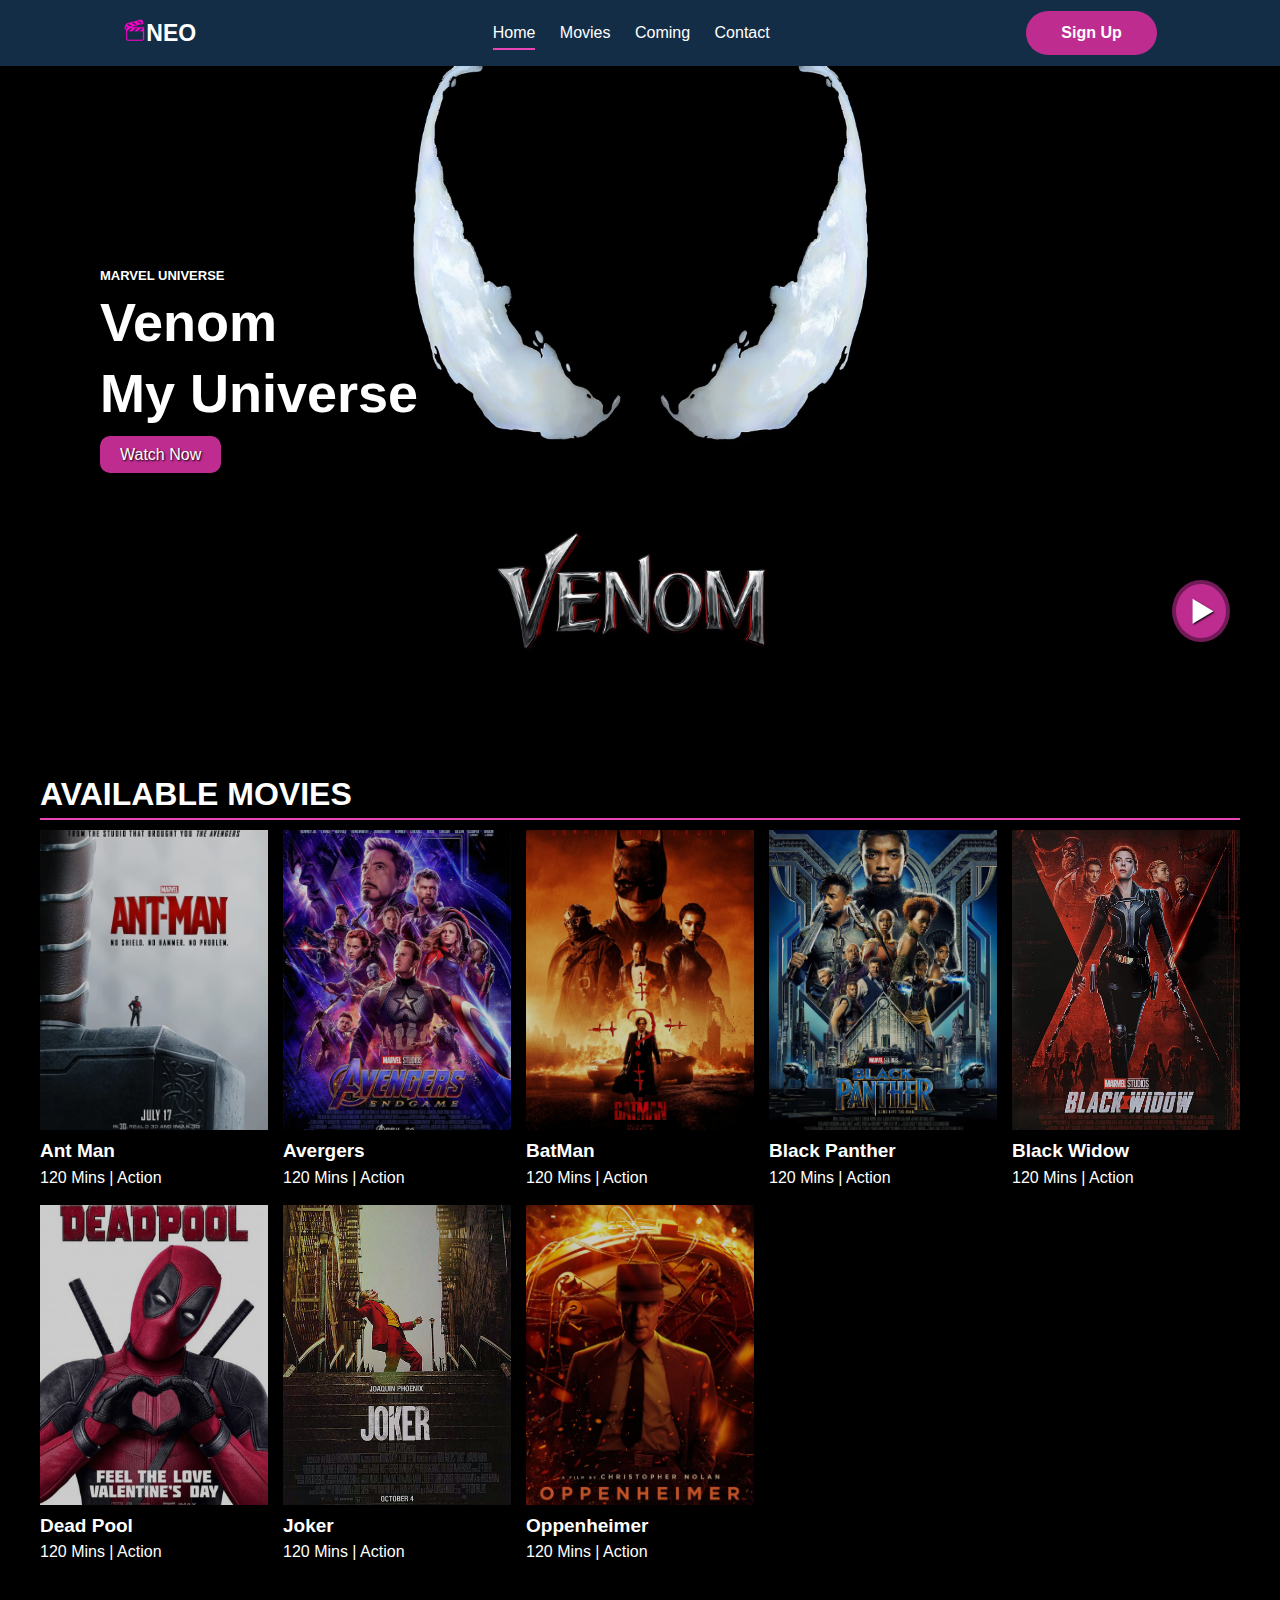
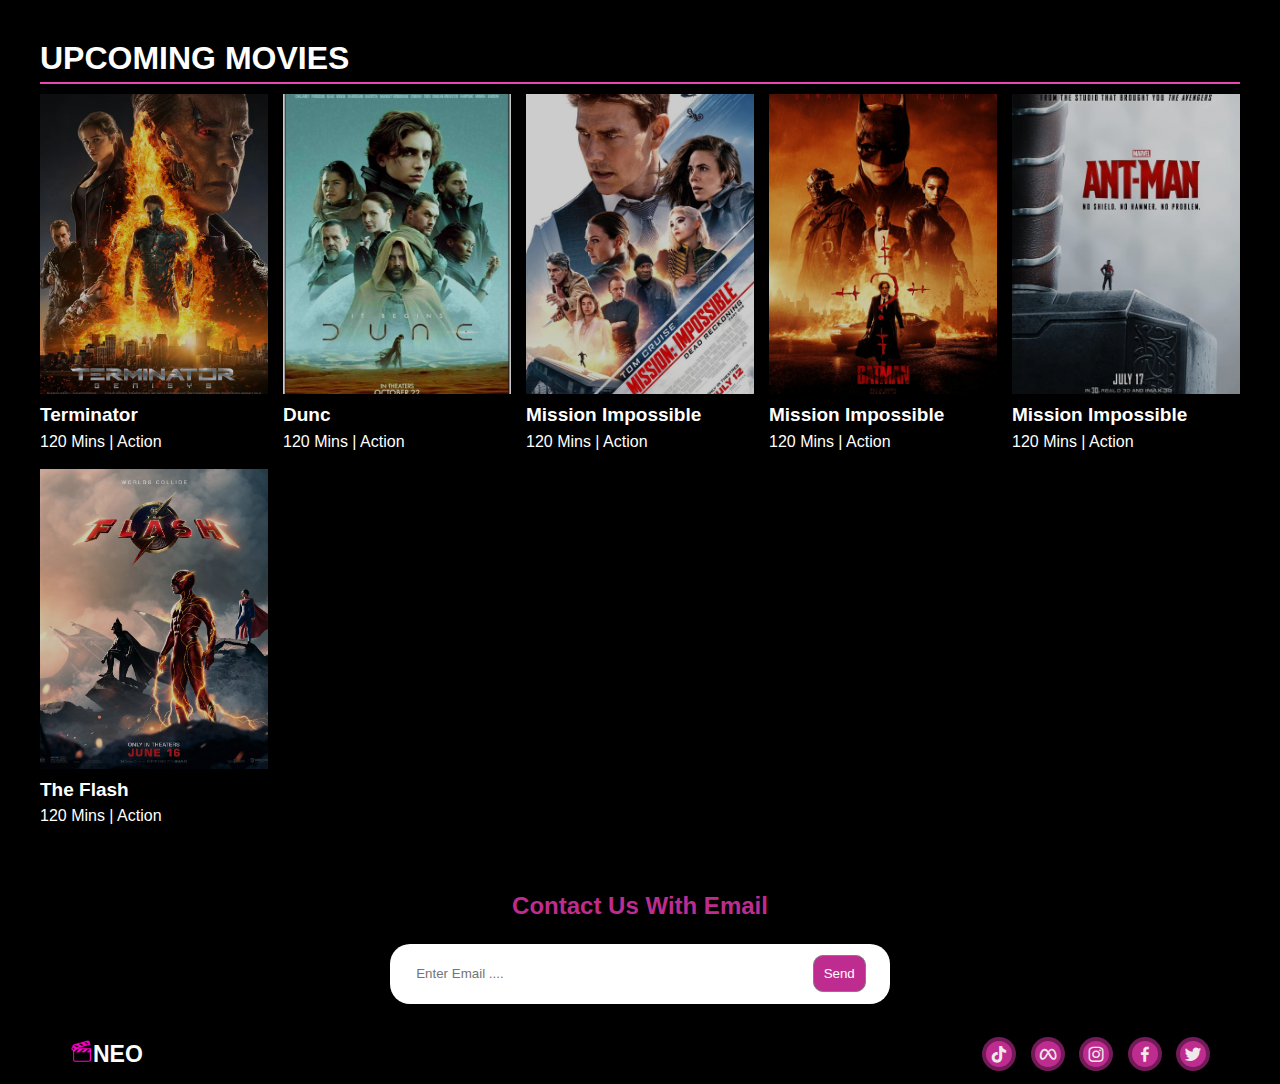
<file: index.html>
<!DOCTYPE html>
<html lang="en">
<head>
    <meta charset="UTF-8">
    <meta name="viewport" content="width=device-width, initial-scale=1.0">
    <title>Neo | Home</title>
    <link rel="icon" type="image/x-icon" href="./Images/icons8-movie-64.png">
    <!-- Css link -->
    <link rel="stylesheet" href="./style.css">
    <!-- Box Icons -->
    <link rel="stylesheet" href="https://cdn.jsdelivr.net/npm/boxicons@latest/css/boxicons.min.css">
    
</head>
<body>

    <!-- Nav bar -->
    <header>
        <nav>
            <div class="logo">
                <a href="./index.html"><img src="./Images/icons8-movie-64.png" alt="">NEO</a>
            </div>
            <div class="menu">
                <ul>
                    <li><a href="#home" class="active">Home</a></li>
                    <li><a href="#movie">Movies</a></li>
                    <li><a href="#coming">Coming</a></li>
                    <li><a href="#contact">Contact</a></li>
                </ul>
            </div>
            <a href="./signup.html" class="btn">Sign Up</a>
        </nav>
    </header>

    <!-- Nav bar End-->

    <!-- Background Section start -->

    <section class="home" id="home">
        <div class="home_container">
            <!-- <img src="./images/wallpaperflare.com_wallpaper.jpg" alt="Venom"> -->
            <div class="home_text">
                <span>MARVEL UNIVERSE</span>
                <h1>Venom <br> My Universe</h1>
                <a href="#" class="watch_btn">Watch Now</a>
                <a href="#" class="play_btn"><i class='bx bx-play'></i></a>
            </div> 
        </div>
    </section>

    <!-- Background Section End -->
    <section class="movie_sec" id="movie">
        <h1 class="movie_sec_header">Available Movies</h1>
        <div class="movie_container">
            <div class="movie_box">
                <div class="box_img">
                    <img src="./Images/antman.webp" alt="antman">
                </div>
                <h2>Ant Man</h2>
                <span>120 Mins | Action</span>
            </div>
            <div class="movie_box">
                <div class="box_img">
                    <img src="./Images/Avengers.webp" alt="Avengers">
                </div>
                <h2>Avergers</h2>
                <span>120 Mins | Action</span>
            </div>
            <div class="movie_box">
                <div class="box_img">
                    <img src="./Images/BatMan.png" alt="BatMan">
                </div>
                <h2>BatMan</h2>
                <span>120 Mins | Action</span>
            </div>
            <div class="movie_box">
                <div class="box_img">
                    <img src="./Images/black-panther.jpg" alt="Black panther">
                </div>
                <h2>Black Panther</h2>
                <span>120 Mins | Action</span>
            </div>
            <div class="movie_box">
                <div class="box_img">
                    <img src="./Images/BlackWidow.jpg" alt="BlackWidow">
                </div>
                <h2>Black Widow</h2>
                <span>120 Mins | Action</span>
            </div>
            <div class="movie_box">
                <div class="box_img">
                    <img src="./Images/deadpool.jpg" alt="Dead Pool">
                </div>
                <h2>Dead Pool</h2>
                <span>120 Mins | Action</span>
            </div>
            <div class="movie_box">
                <div class="box_img">
                    <img src="./Images/Joker.jpg" alt="Joker">
                </div>
                <h2>Joker</h2>
                <span>120 Mins | Action</span>
            </div>
            <div class="movie_box">
                <div class="box_img">
                    <img src="./Images/oppenheimer.webp" alt="Oppenheimer">
                </div>
                <h2>Oppenheimer</h2>
                <span>120 Mins | Action</span>
            </div>
            
        </div>


    </section>
    <!--MOvie section-->
    <section class="movie_sec" id="coming">
        <h1 class="movie_sec_header">Upcoming Movies</h1>
        <div class="movie_container">
            <div class="movie_box">
                <div class="box_img">
                    <img src="./Images/terminator.webp" alt="terminator">
                </div>
                <h2>Terminator</h2>
                <span>120 Mins | Action</span>
            </div>
            <div class="movie_box">
                <div class="box_img">
                    <img src="./Images/nunc.jpg" alt="Dunc">
                </div>
                <h2>Dunc</h2>
                <span>120 Mins | Action</span>
            </div>
            <div class="movie_box">
                <div class="box_img">
                    <img src="./Images/MI7.jpg" alt="MI7">
                </div>
                <h2>Mission Impossible</h2>
                <span>120 Mins | Action</span>
            </div>            <div class="movie_box">
                <div class="box_img">
                    <img src="./Images/BatMan.png" alt="MI7">
                </div>
                <h2>Mission Impossible</h2>
                <span>120 Mins | Action</span>
            </div>            <div class="movie_box">
                <div class="box_img">
                    <img src="./Images/antman.webp" alt="MI7">
                </div>
                <h2>Mission Impossible</h2>
                <span>120 Mins | Action</span>
            </div>
            <div class="movie_box">
                <div class="box_img">
                    <img src="./Images/flash.webp" alt="Flash">
                </div>
                <h2>The Flash</h2>
                <span>120 Mins | Action</span>
            </div>
        </div>
    </section>
    <!-- Contact Section -->
    <section class="contact_form" id="contact">
        <h2>Contact Us With Email</h2>
        <form action="#">
            <input type="email" placeholder="Enter Email ...." class="input_email">
            <input type="submit" value="Send" class="input_send">
        </form>
    </section>
    <!-- footer section -->
    <footer class="footer">
        <div class="footer_logo"><a href="./index.html"><img src="./Images/icons8-movie-64.png" alt="">NEO</a></div>
        <div class="social">
            <a href="#"><i class='bx bxl-tiktok' ></i></a>
            <a href=""><i class='bx bxl-meta' ></i></a>
            <a href=""><i class='bx bxl-instagram'></i></a>
            <a href=""><i class='bx bxl-facebook' ></i></a>
            <a href=""><i class='bx bxl-twitter' ></i></a>
        </div>
    </footer>

</body>
</html>
</file>
<file: style.css>
/* Variables */
:root{
    --primary_color: rgb(233, 69, 181);
    --btn_color: rgb(191, 44, 144);
    --secondary_color: #132D46;
    --gray_color: #696E79;
    --white: #FFFFFF;
    --black: #191E29;
}

/* ScrollBar */

html::-webkit-scrollbar {
    width: 7px;
  }

html::-webkit-scrollbar-thumb {
    background: var(--btn_color);
    border-radius: 10px; 
  }



/* Font */
@import url('https://fonts.googleapis.com/css2?family=PT+Sans+Narrow:wght@400;700&display=swap');

html{
    font-size: 62.5%;
}

*, *::before, *::after{
    box-sizing: border-box;
}

*{
    scroll-behavior: smooth;
}

body{
    margin: 0;
    padding: 0;
    font-family: 'PT Sans Narrow', sans-serif;
    font-size: 1.6rem;
    line-height: 1.5;
    background-color: black;
}

/* Header */
nav{
    display: flex;
    justify-content: space-around;
    align-items: center;
    background-color: var(--secondary_color);
    position: fixed;
    width: 100%;
    top: 0;
    z-index: 99;
}

/* Logo */

.logo a{
    text-decoration: none;
    color: var(--white);
    font-size: 2.3rem;
    box-sizing: border-box;
    font-weight: bold;
}
.logo img{
        width: 2.3rem;
}

/* Menu */
.menu li{
    position: relative;
    list-style-type: none;
    display: inline-block;
    margin: 5px 10px;

}
.menu a{
    text-decoration: none;
    color: var(--white);
}

.menu a::after{
    content: "";
    width: 0;
    height: 2.5px;
    background-color: var(--primary_color);
    position: absolute;
    left: 0;
    bottom: -5px;
    transition: width .5s;
}

.menu a:hover::after , .menu a.active::after{
    width: 100%;
}
/* Sign UP */
.btn{
    padding: 1rem 3.5rem;
    border: none;
    border-radius: 25px;
    color: var(--white);
    background-color: var(--btn_color);
    font-weight: bold;
}

a.btn{
  text-decoration: none;
}

a.btn:hover{
    cursor :pointer;
    box-shadow: -2px -2px 8px var(--btn_color),
    -2px -2px 12px rgba(255, 255, 255, 0.5),
    inset 2px 2px 4px rgba(255, 255, 255, 0.1),
    2px 2px 8px rgba(0, 0, 0, .3);
}





/* Home Section */

.home_container{
    width: 100%;
    min-height: 73rem;
    overflow: hidden;
    display: flex;
    align-items: center;
    color: var(--white);
    background: url("./Images/wallpaperflare.com_wallpaper.jpg");
    background-position: center;
    background-size: cover;
    background-repeat: no-repeat;
}

.home_text{
    padding-left: 10rem;
    text-shadow: 1px 1px 2px black;

}

.home_text span{
    text-transform: uppercase;
    font-weight: bold;
    font-size: 1.3rem;
}

.home_text h1{
    font-size: 5.4rem;
    font-weight: bolder;
    line-height: 1.3;
    margin-top: 0;
    margin-bottom: 1.5rem;
}

a.watch_btn{
    text-decoration: none;
    background-color: var(--btn_color);
    font-size: 1.6rem;
    padding: 1rem 2rem;
    color: var(--white);
    border-radius: 1rem;
}

.home_text a:hover:not(.play_btn){
    cursor: pointer;
    box-shadow: -2px -2px 8px var(--btn_color),
    -2px -2px 12px rgba(255, 255, 255, 0.5),
    inset 2px 2px 4px rgba(255, 255, 255, 0.1),
    2px 2px 8px rgba(0, 0, 0, .3);
}
a.play_btn{
    position: absolute;
    top: 58rem;
    right: 5rem;
    border-radius: 50%;
    border: 4px solid rgb(2,3,7,0.4);
    background-color: var(--btn_color);
    transition: all 300ms linear;
}

a.play_btn:hover{
    cursor: pointer;
    transform: scale(1.08);
}

a.play_btn .bx{
    font-size: 5rem;
    padding: 0;
    margin: 0;
    position: relative;
    top:2px;
    left: 2px;
    color: white;

}

/* Movie Section */

.movie_sec{
    width: 100%;
    background-color: black;
    padding-top: 30px;
    padding-bottom: 30px;
}

.movie_sec_header{
    max-width: 120rem;
    margin: 0 auto 10px auto;
    padding-top: 10px;
    text-transform: uppercase;
    border-bottom: 2px solid var(--primary_color);
    color: var(--white);
}

.movie_container{
    max-width: 120rem;
    margin: 0 auto;
    display: grid;
    grid-template-columns: repeat(auto-fit,minmax(190px, 1fr));
    gap: 15px;
}

.movie_box .movie_img {
    width: 100%;
}
.movie_box img{
    width: 100%;
    height: 30rem;
    object-fit: cover;
    object-position: center;
    filter: brightness(.8);
}

.movie_box h2{
    padding: 0;
    margin: 0;
    color: var(--white);
    font-size: 1.9rem;
    font-weight: 700;
}

.movie_box span{
    color: var(--white);
}

.movie_box:hover{
    cursor: pointer;

}

.movie_box img:hover{
    transform: translateY(-5px);
    transition: all .5s;
    filter: brightness(1);
}


/* Contact Form */
.contact_form{
    width: 50rem;
    margin: 2rem auto;
    text-align: center;
}

.contact_form h2{
    margin-top: 3rem;
    color: var(--btn_color);
}

.contact_form form{
    display: flex;
    justify-content: space-around;
    align-items: center;
    background-color: white;
    height: 6rem;
    border-radius: 2rem;
}

.input_email{
    border: none;
    width: 70%;
    height: 3rem;
}

.input_send{
    padding: 1rem;
    border-radius: 1rem;
    background-color: var(--btn_color);
    color: white;
    border: 1px solid grey;
}

input[type="email"]:focus{
    outline: none; 
}

.input_send:hover{
    cursor :pointer;
    filter: brightness(1.1);

}

/* Footer */
.footer{
    margin: 0 auto;
    max-width: 120rem;
    min-height: 6rem;
    display: flex;
    justify-content: space-between;
    align-items: center;
}

.footer_logo a{
    text-decoration: none;
    color: var(--white);
    font-size: 2.3rem;
    box-sizing: border-box;
    font-weight: bold;
}
.footer_logo img{
        width: 2.3rem;
}

.social .bx{
    color: rgb(240, 233, 233);
    background-color: var(--btn_color);
    padding: .3rem;
    font-size: 2rem;
    margin-left: 1rem;
    border: 4px solid rgb(2,3,7,0.4);
    border-radius: 50%;
}

.social a:hover{
    filter: brightness(1.4);
    transition: all 400ms ease-in-out;

}


/* Responsive */

/* 1680 px */

@media screen and (max-width: 1680px){
    .movie_sec{
        padding-left: 30px;
        padding-right: 30px;
    }
    .footer{
        padding-left: 30px;
        padding-right: 30px;
    }
}

/* 1080 px */
@media screen and (max-width: 1080px){
    .home_text{
        padding-left: 40px;
    }
    .movie_sec_header{
        max-width: 96.8rem;
        margin: 0 auto 10px auto;
        padding-top: 10px;
        text-transform: uppercase;
        border-bottom: 2px solid var(--primary_color);
        color: var(--white);
    }
    
    .movie_container{
        max-width: 96rem;
        margin: 0 auto;
        display: grid;
        grid-template-columns: repeat(auto-fit,minmax(190px, 1fr));
        gap: 15px;
    }
    .contact_form{
        width: 40rem;
    }

    .footer{
        max-width: 96rem;
    }
}

@media screen and (max-width: 768px) {
    .menu{
        display: none;
    }
    nav{
        justify-content: space-between;
        padding: 10px;
    }
    a.play_btn{
        right: 2rem;
    }
    .home_text span{
        font-size: 1.2rem;
    }
    .home_text h1{
        font-size: 4rem;
    }
}

@media screen and (max-width: 480px){
    .contact_form{
        width: 29rem;
    }
    .home_container{
        width: 100%;
        min-height: 50rem;
        overflow: hidden;
        display: flex;
        align-items: center;
        color: var(--white);
        background: url("./Images/wallpaperflare.com_wallpaper.jpg");
        background-position: center;
        background-size: cover;
        background-repeat: no-repeat;
    }
    a.play_btn{
        display: none;
    }
    .home_text span{
        font-size: 1rem;
    }
    .home_text h1{
        font-size: 3rem;
    }
    .footer{
        flex-direction: column;
    }
    .social .bx{
        font-size: 1.5rem;
    }
}
</file>
